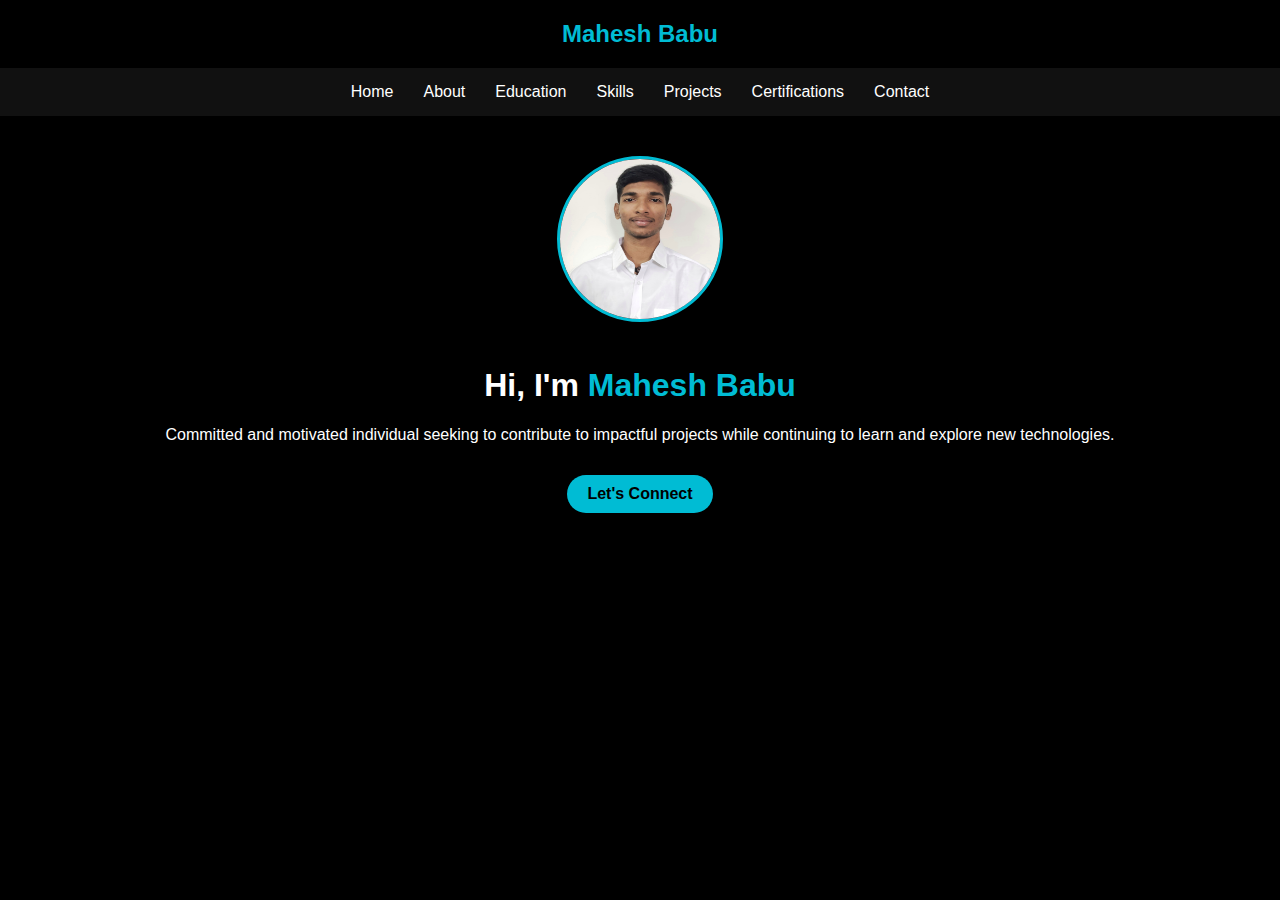
<file: index.html>
<!DOCTYPE html>
<html lang="en">
<head>
  <meta charset="UTF-8">
  <meta name="viewport" content="width=device-width, initial-scale=1.0">
  <title>Mahesh Babu | Portfolio</title>
  <link rel="stylesheet" href="style.css">
</head>
<body>
  <nav>
    <h2 class="logo">Mahesh Babu</h2>
    <ul class="nav-links">
      <li><a href="index.html">Home</a></li>
      <li><a href="about.html">About</a></li>
      <li><a href="education.html">Education</a></li>
      <li><a href="skills.html">Skills</a></li>
      <li><a href="projects.html">Projects</a></li>
      <li><a href="certifications.html">Certifications</a></li>
      <li><a href="contact.html">Contact</a></li>
    </ul>
  </nav>

  <section class="home-section">
    <img src="assets/profile.jpg" alt="Profile Picture" class="profile-img">
    <h1>Hi, I'm <span>Mahesh Babu</span></h1>
    <p>Committed and motivated individual seeking to contribute to impactful projects while continuing to learn and explore new technologies.</p>
    <a href="contact.html" class="btn">Let's Connect</a>
  </section>
</body>
</html>
</file>
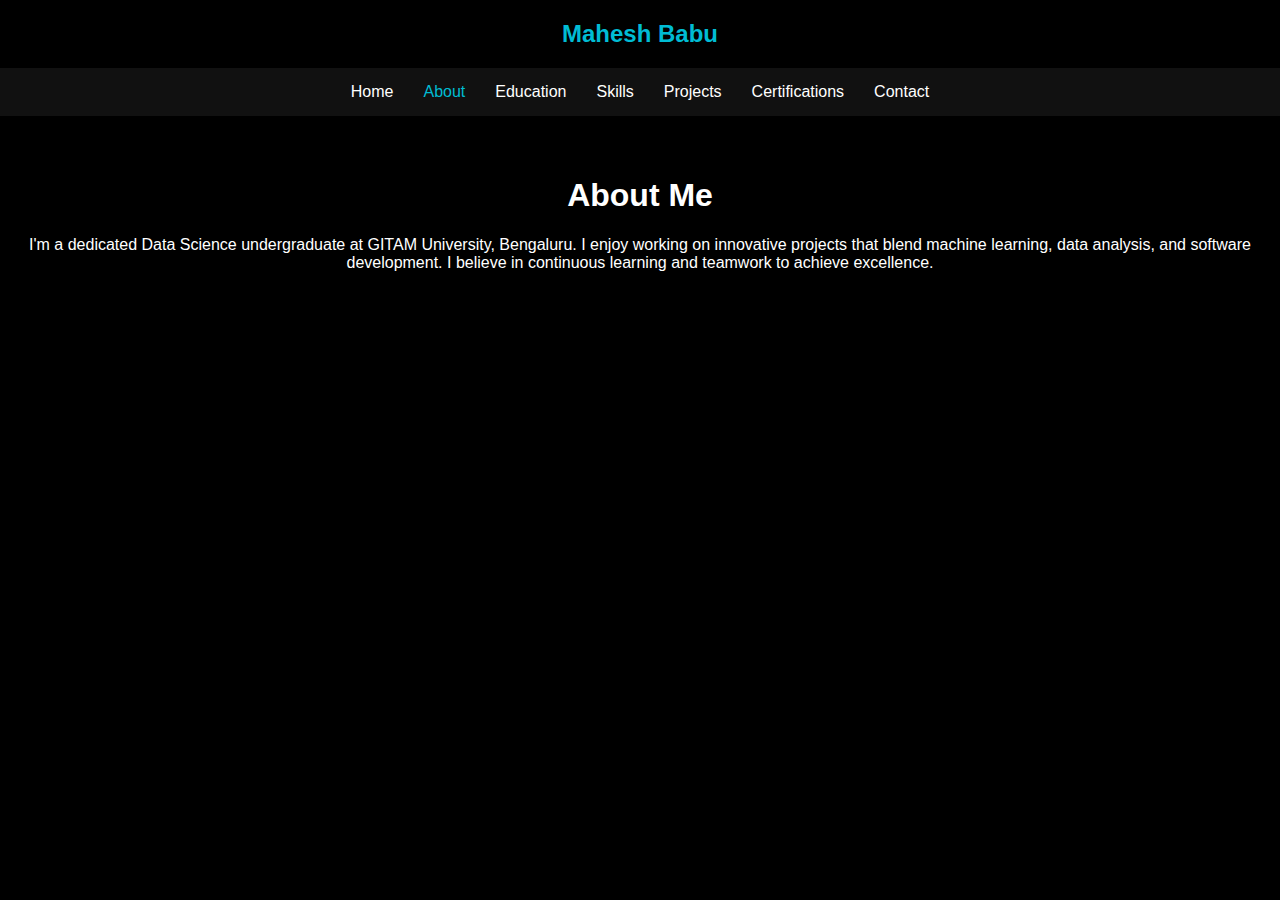
<file: about.html>
<!DOCTYPE html>
<html lang="en">
<head>
  <meta charset="UTF-8">
  <meta name="viewport" content="width=device-width, initial-scale=1.0">
  <title>About | Mahesh Babu</title>
  <link rel="stylesheet" href="style.css">
</head>
<body>
  <nav>
    <h2 class="logo">Mahesh Babu</h2>
    <ul class="nav-links">
      <li><a href="index.html">Home</a></li>
      <li><a href="about.html" class="active">About</a></li>
      <li><a href="education.html">Education</a></li>
      <li><a href="skills.html">Skills</a></li>
      <li><a href="projects.html">Projects</a></li>
      <li><a href="certifications.html">Certifications</a></li>
      <li><a href="contact.html">Contact</a></li>
    </ul>
  </nav>

  <section class="content-section">
    <h1>About Me</h1>
    <p>I'm a dedicated Data Science undergraduate at GITAM University, Bengaluru. I enjoy working on innovative projects that blend machine learning, data analysis, and software development. I believe in continuous learning and teamwork to achieve excellence.</p>
  </section>
</body>
</html>
</file>
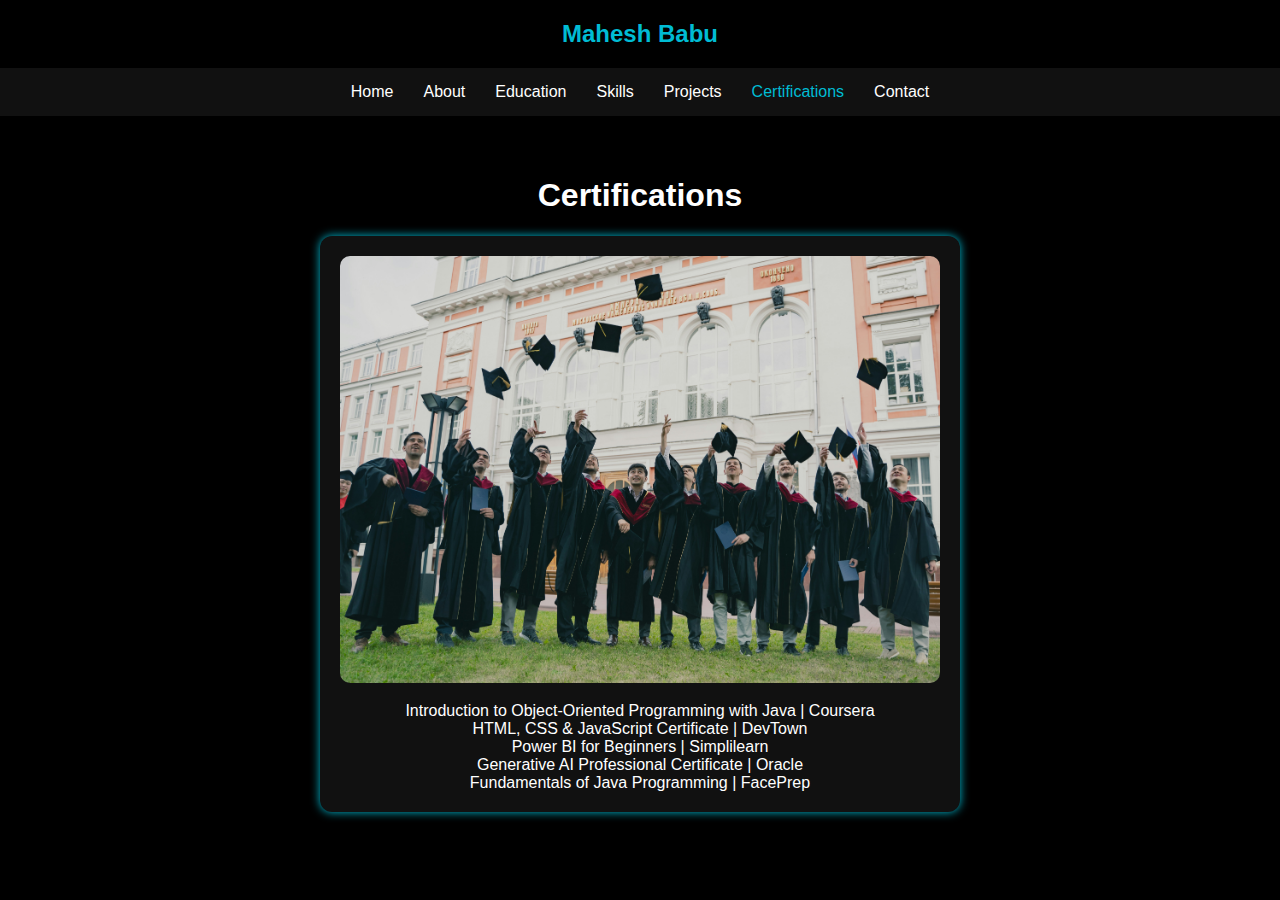
<file: certificates.html>
<!DOCTYPE html>
<html lang="en">
<head>
  <meta charset="UTF-8">
  <meta name="viewport" content="width=device-width, initial-scale=1.0">
  <title>Certifications | Mahesh Babu</title>
  <link rel="stylesheet" href="style.css">
</head>
<body>
  <nav>
    <h2 class="logo">Mahesh Babu</h2>
    <ul class="nav-links">
      <li><a href="index.html">Home</a></li>
      <li><a href="about.html">About</a></li>
      <li><a href="education.html">Education</a></li>
      <li><a href="skills.html">Skills</a></li>
      <li><a href="projects.html">Projects</a></li>
      <li><a href="certifications.html" class="active">Certifications</a></li>
      <li><a href="contact.html">Contact</a></li>
    </ul>
  </nav>

  <section class="cards-section">
    <h1>Certifications</h1>

    <div class="card">
      <img src="assets/certs-bg.jpg" alt="Certificate">
      <ul>
        <li>Introduction to Object-Oriented Programming with Java | Coursera</li>
        <li>HTML, CSS & JavaScript Certificate | DevTown</li>
        <li>Power BI for Beginners | Simplilearn</li>
        <li>Generative AI Professional Certificate | Oracle</li>
        <li>Fundamentals of Java Programming | FacePrep</li>
      </ul>
    </div>
  </section>
</body>
</html>
</file>
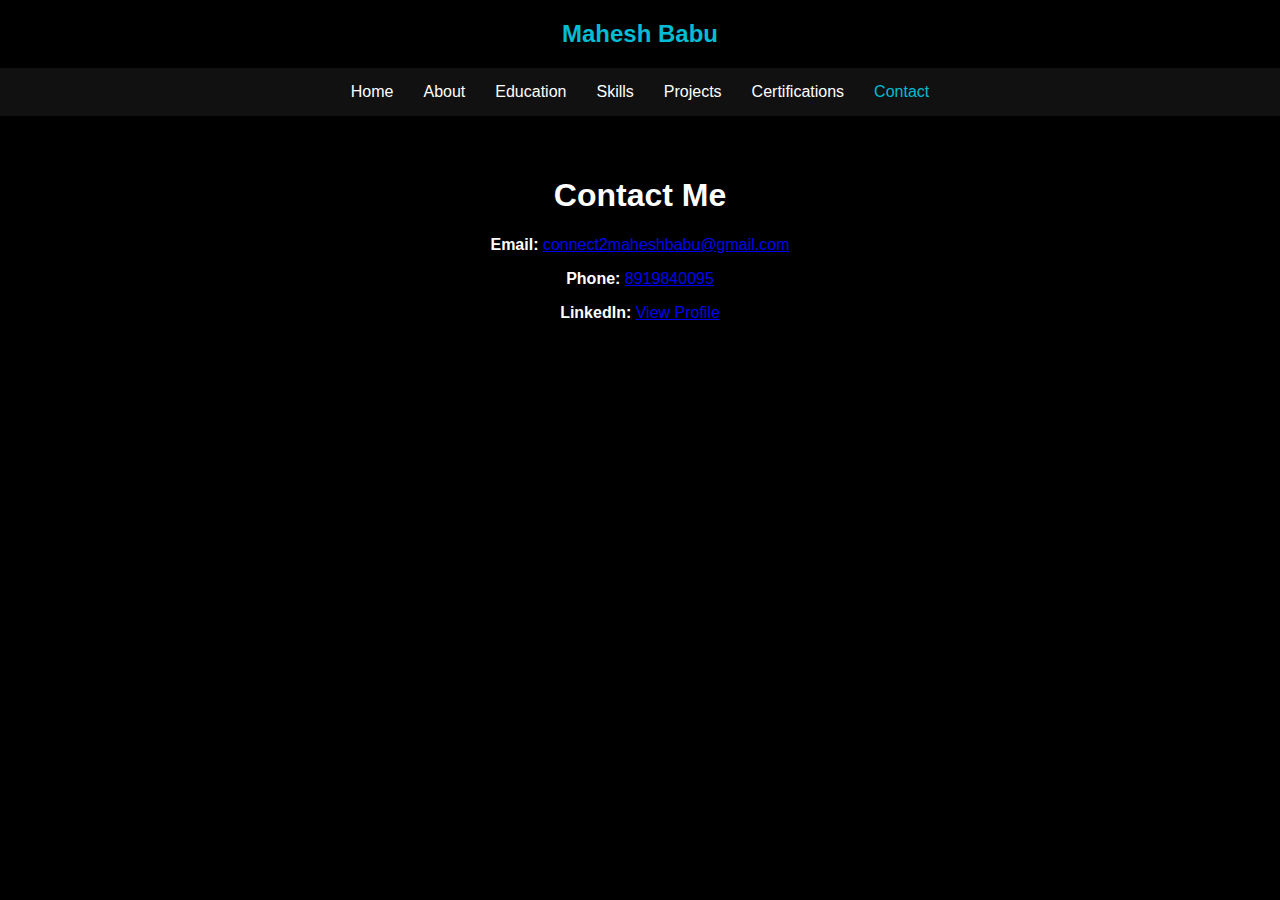
<file: contact.html>
<!DOCTYPE html>
<html lang="en">
<head>
  <meta charset="UTF-8">
  <meta name="viewport" content="width=device-width, initial-scale=1.0">
  <title>Contact | Mahesh Babu</title>
  <link rel="stylesheet" href="style.css">
</head>
<body>
  <nav>
    <h2 class="logo">Mahesh Babu</h2>
    <ul class="nav-links">
      <li><a href="index.html">Home</a></li>
      <li><a href="about.html">About</a></li>
      <li><a href="education.html">Education</a></li>
      <li><a href="skills.html">Skills</a></li>
      <li><a href="projects.html">Projects</a></li>
      <li><a href="certifications.html">Certifications</a></li>
      <li><a href="contact.html" class="active">Contact</a></li>
    </ul>
  </nav>

  <section class="contact-section">
    <h1>Contact Me</h1>
    <p><strong>Email:</strong> <a href="mailto:connect2maheshbabu@gmail.com">connect2maheshbabu@gmail.com</a></p>
    <p><strong>Phone:</strong> <a href="tel:8919840095">8919840095</a></p>
    <p><strong>LinkedIn:</strong> <a href="https://www.linkedin.com/in/mahesh-babu-venganapalli-3b1663295" target="_blank">View Profile</a></p>
  </section>
</body>
</html>
</file>
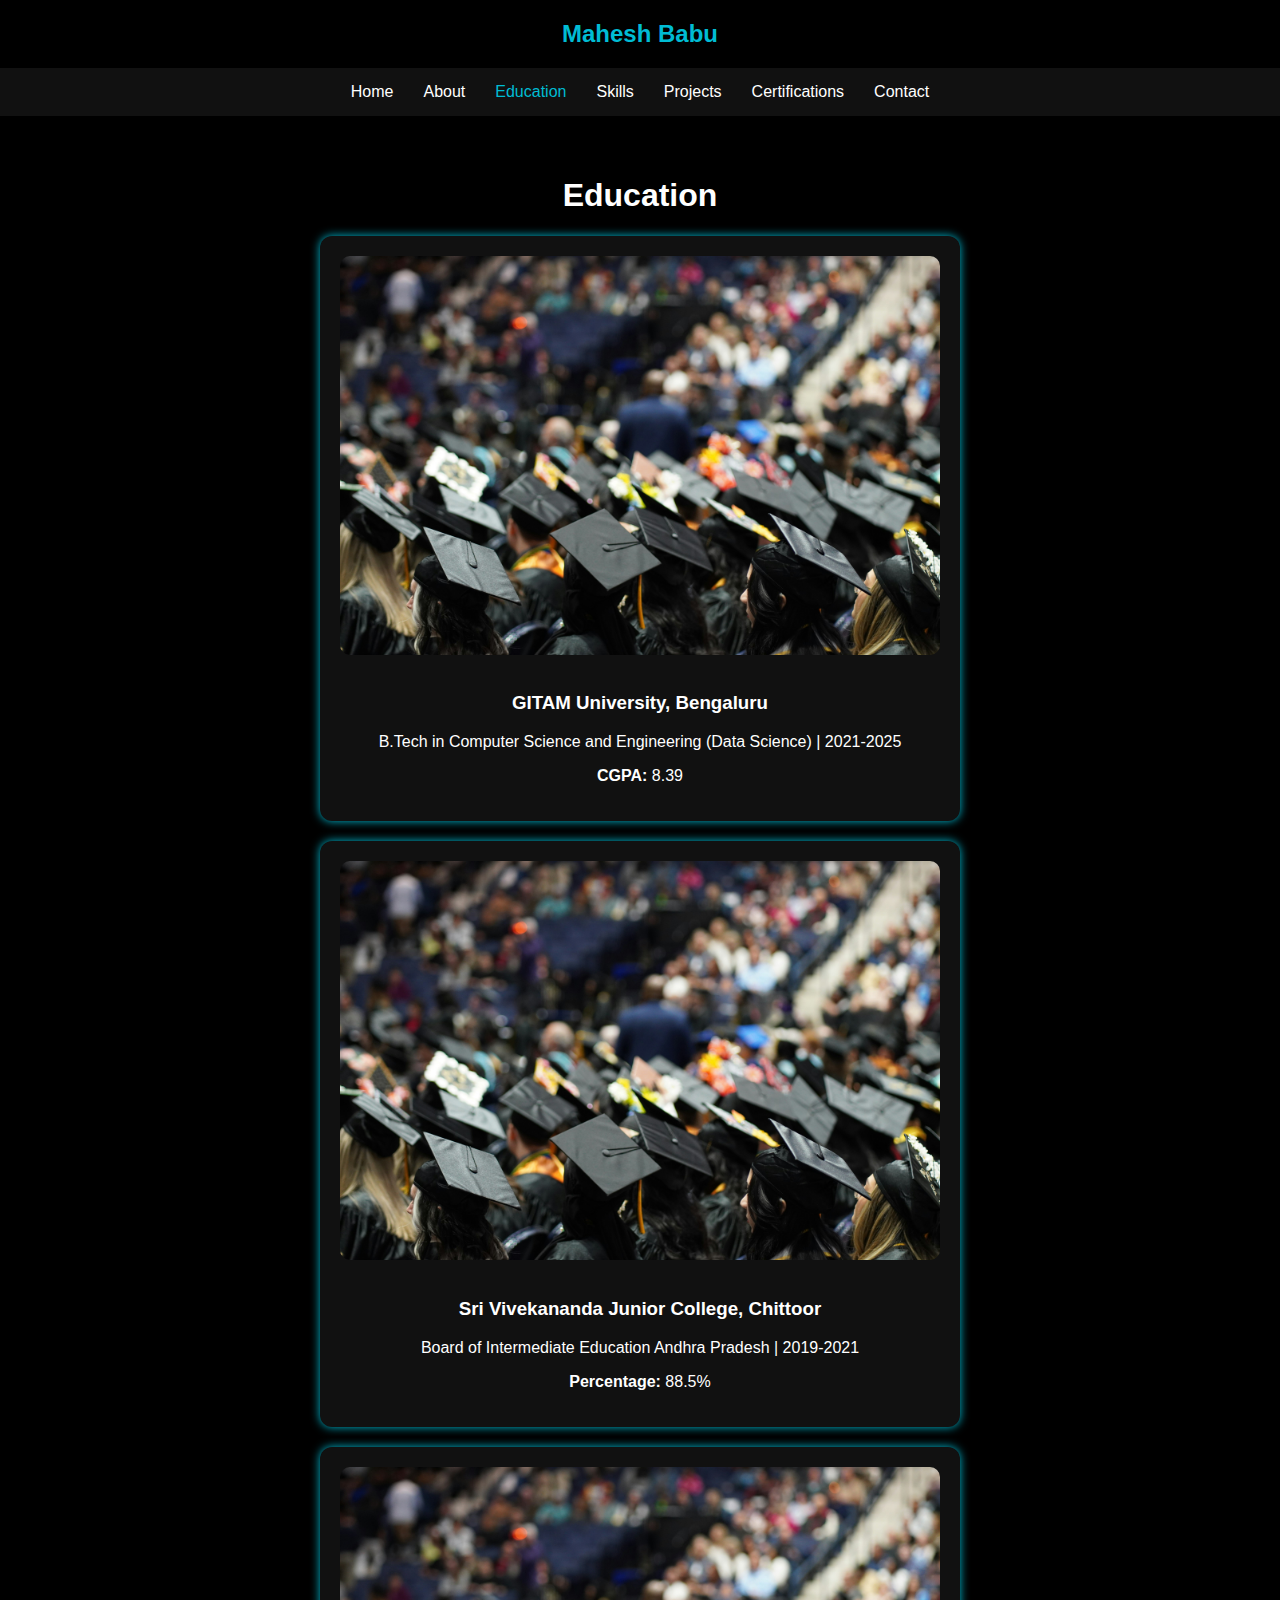
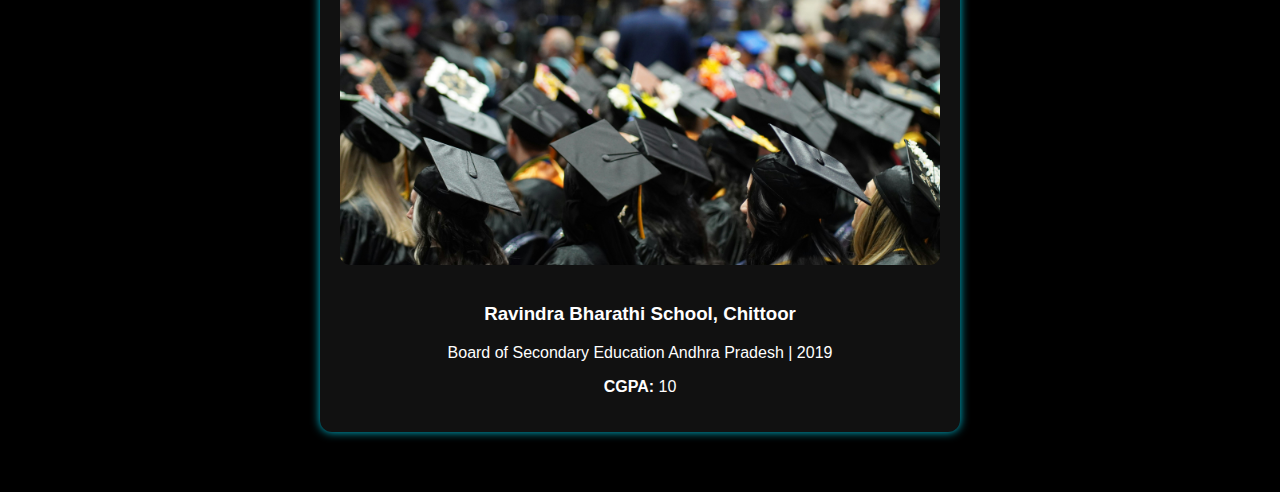
<file: education.html>
<!DOCTYPE html>
<html lang="en">
<head>
  <meta charset="UTF-8">
  <meta name="viewport" content="width=device-width, initial-scale=1.0">
  <title>Education | Mahesh Babu</title>
  <link rel="stylesheet" href="style.css">
</head>
<body>
  <nav>
    <h2 class="logo">Mahesh Babu</h2>
    <ul class="nav-links">
      <li><a href="index.html">Home</a></li>
      <li><a href="about.html">About</a></li>
      <li><a href="education.html" class="active">Education</a></li>
      <li><a href="skills.html">Skills</a></li>
      <li><a href="projects.html">Projects</a></li>
      <li><a href="certifications.html">Certifications</a></li>
      <li><a href="contact.html">Contact</a></li>
    </ul>
  </nav>

  <section class="cards-section">
    <h1>Education</h1>

    <div class="card">
      <img src="assets/education.jpg" alt="Education">
      <h3>GITAM University, Bengaluru</h3>
      <p>B.Tech in Computer Science and Engineering (Data Science) | 2021-2025</p>
      <p><strong>CGPA:</strong> 8.39</p>
    </div>

    <div class="card">
      <img src="assets/education.jpg" alt="Intermediate">
      <h3>Sri Vivekananda Junior College, Chittoor</h3>
      <p>Board of Intermediate Education Andhra Pradesh | 2019-2021</p>
      <p><strong>Percentage:</strong> 88.5%</p>
    </div>

    <div class="card">
      <img src="assets/education.jpg" alt="School">
      <h3>Ravindra Bharathi School, Chittoor</h3>
      <p>Board of Secondary Education Andhra Pradesh | 2019</p>
      <p><strong>CGPA:</strong> 10</p>
    </div>
  </section>
</body>
</html>
</file>
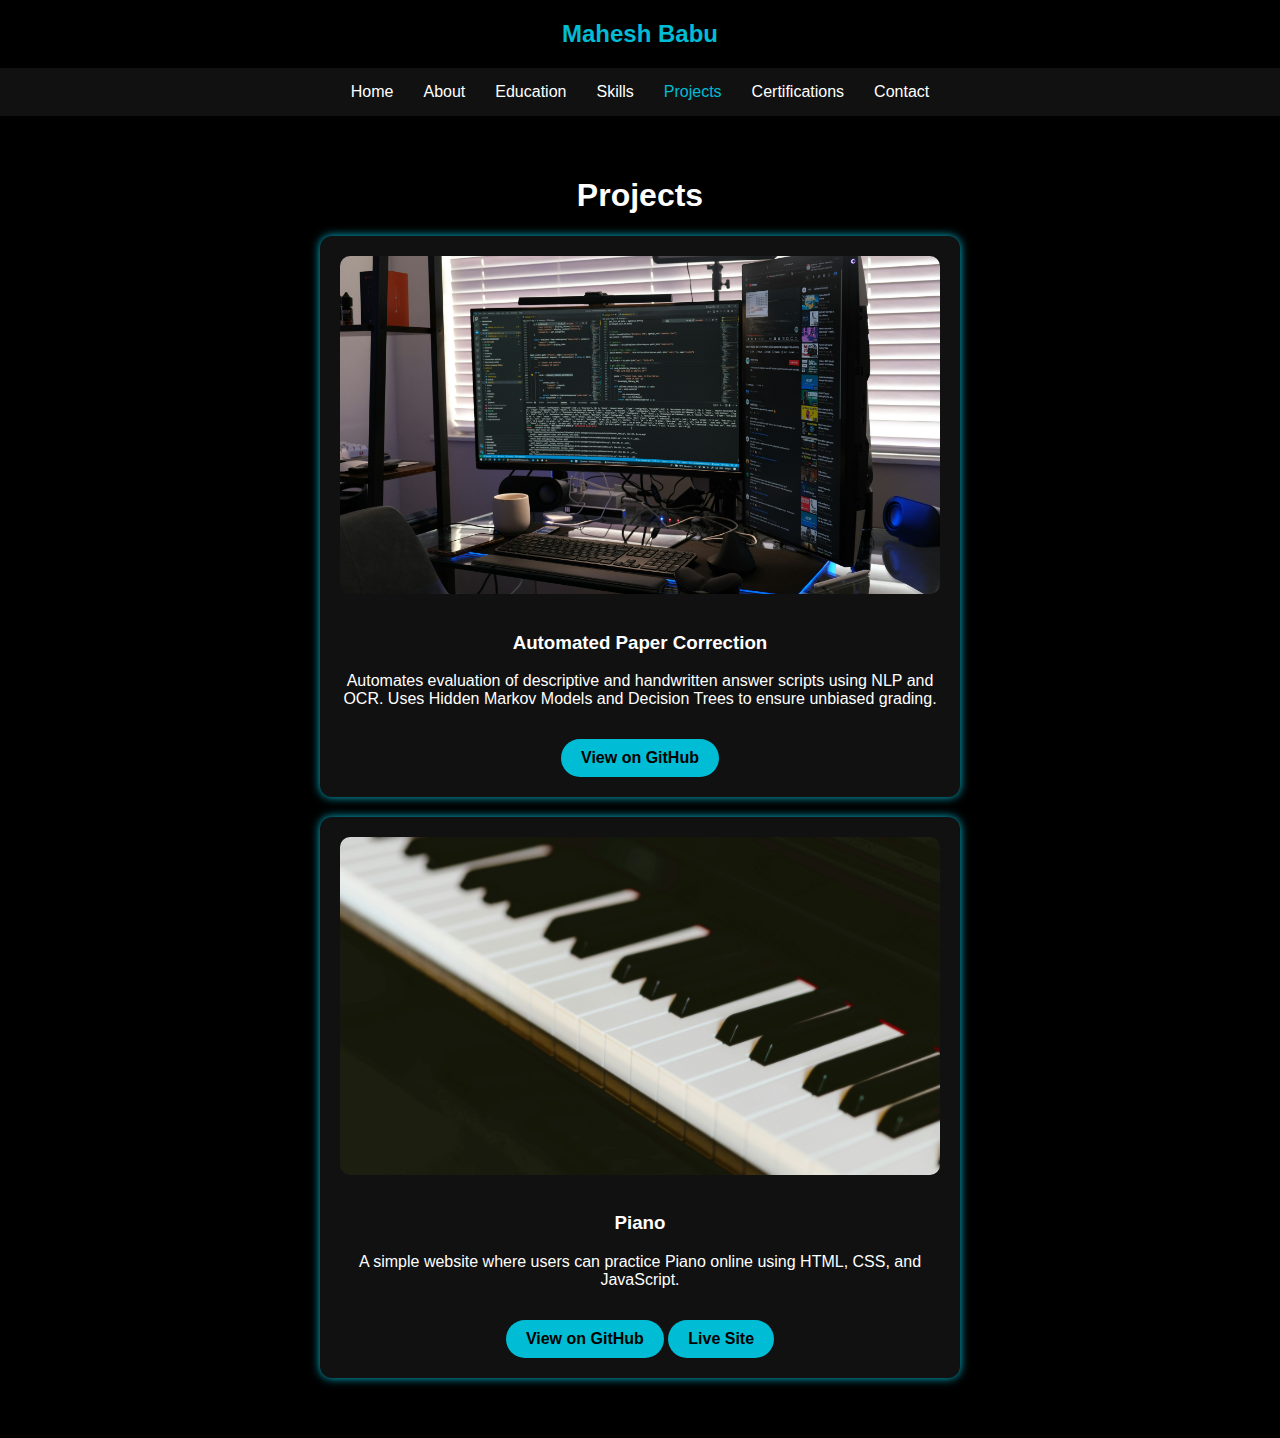
<file: projects.html>
<!DOCTYPE html>
<html lang="en">
<head>
  <meta charset="UTF-8">
  <meta name="viewport" content="width=device-width, initial-scale=1.0">
  <title>Projects | Mahesh Babu</title>
  <link rel="stylesheet" href="style.css">
</head>
<body>
  <nav>
    <h2 class="logo">Mahesh Babu</h2>
    <ul class="nav-links">
      <li><a href="index.html">Home</a></li>
      <li><a href="about.html">About</a></li>
      <li><a href="education.html">Education</a></li>
      <li><a href="skills.html">Skills</a></li>
      <li><a href="projects.html" class="active">Projects</a></li>
      <li><a href="certifications.html">Certifications</a></li>
      <li><a href="contact.html">Contact</a></li>
    </ul>
  </nav>

  <section class="cards-section">
    <h1>Projects</h1>

    <div class="card">
      <img src="assets/project-autoeval.jpg" alt="Automated Paper Correction">
      <h3>Automated Paper Correction</h3>
      <p>Automates evaluation of descriptive and handwritten answer scripts using NLP and OCR. Uses Hidden Markov Models and Decision Trees to ensure unbiased grading.</p>
      <a href="https://github.com/maheshbabu1807/AutomationEvaluation" target="_blank" class="btn">View on GitHub</a>
    </div>

    <div class="card">
      <img src="assets/project-piano.jpg" alt="Piano Project">
      <h3>Piano</h3>
      <p>A simple website where users can practice Piano online using HTML, CSS, and JavaScript.</p>
      <a href="https://github.com/maheshbabu1807/Piano_Project" target="_blank" class="btn">View on GitHub</a>
      <a href="https://maheshbabu1807.github.io/Piano_Project/" target="_blank" class="btn">Live Site</a>
    </div>
  </section>
</body>
</html>
</file>
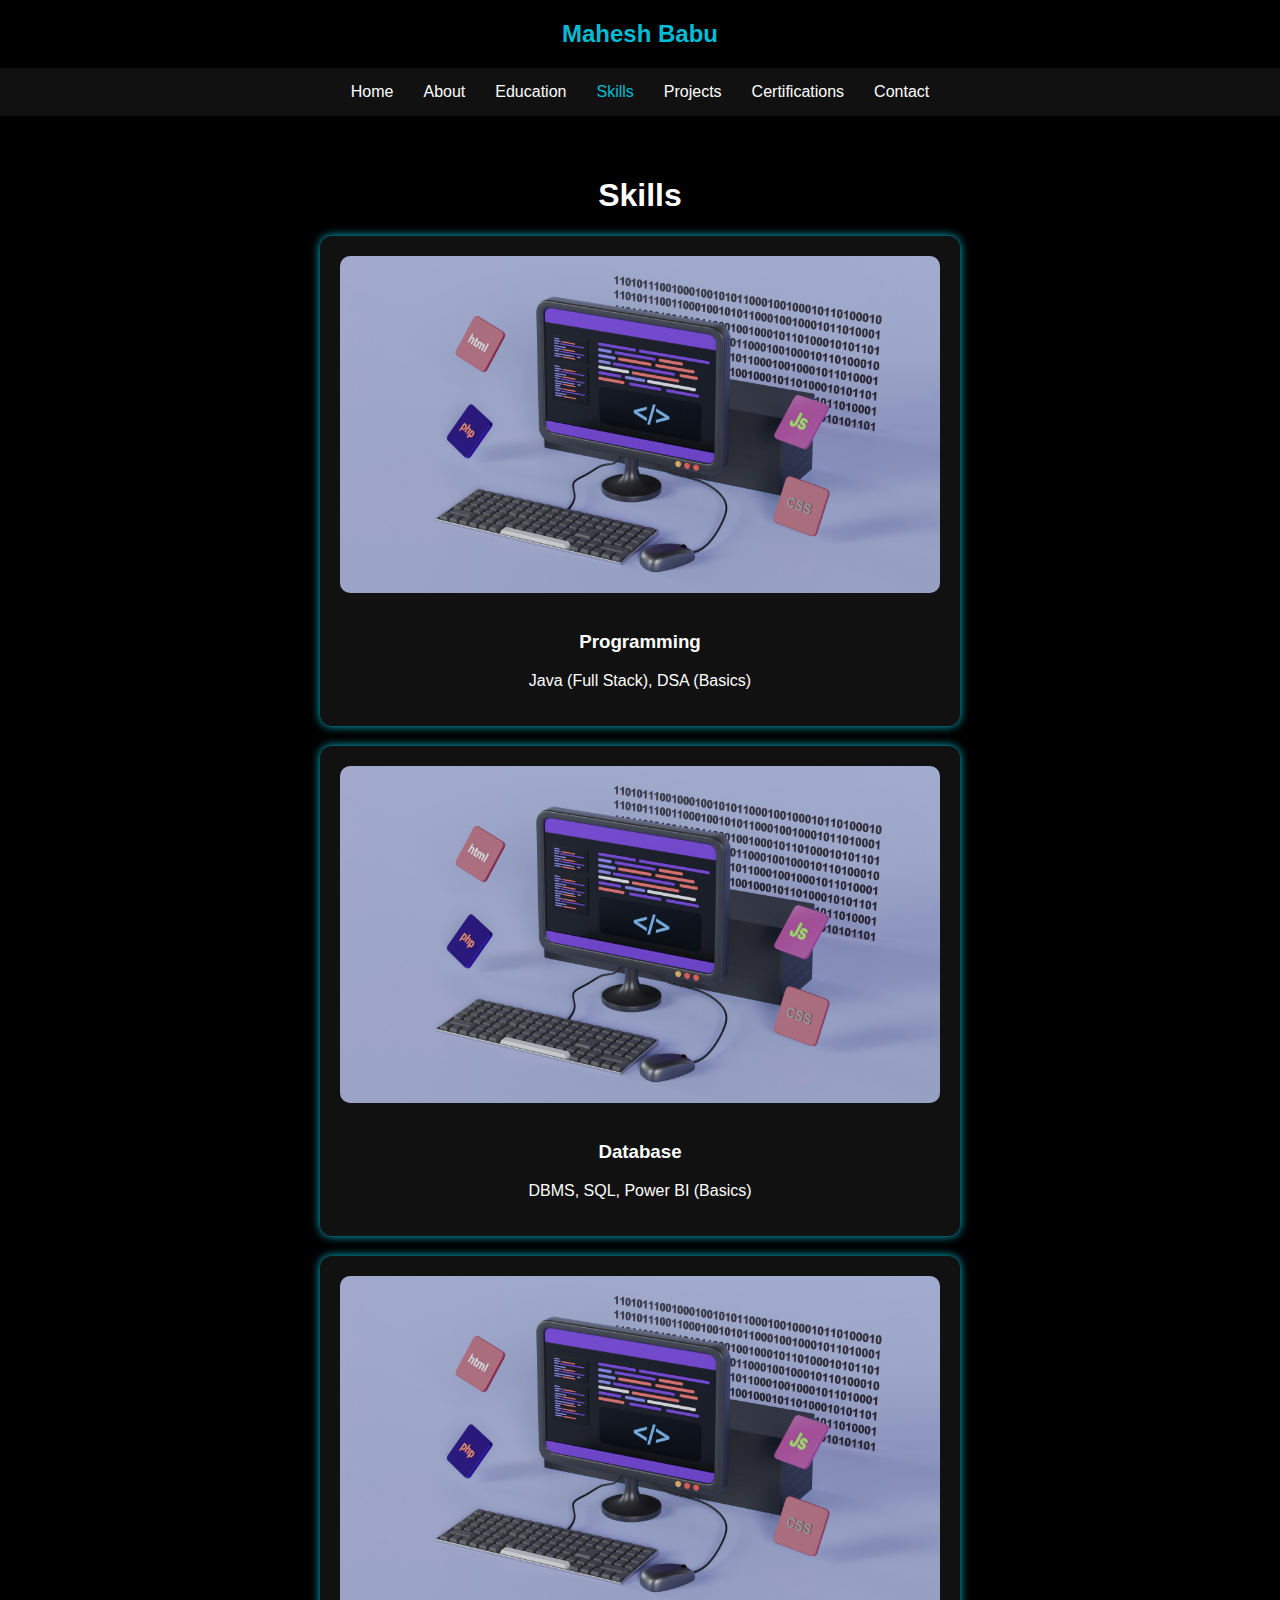
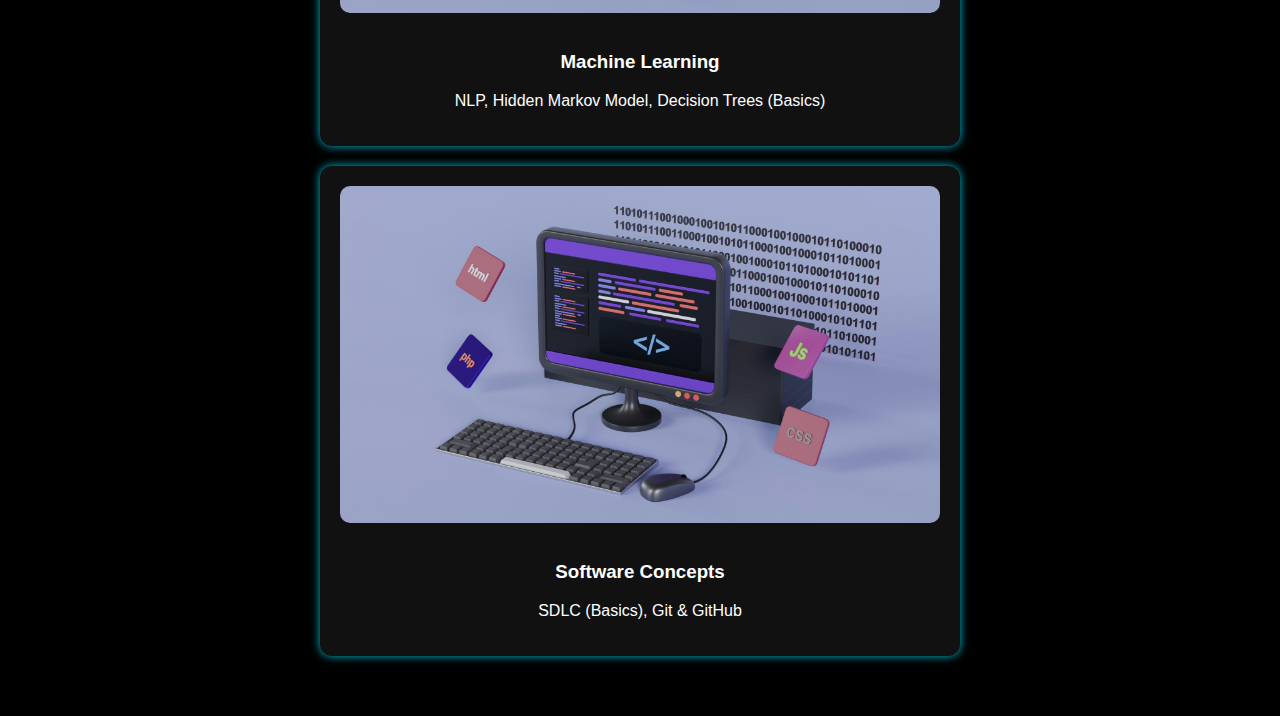
<file: skills.html>
<!DOCTYPE html>
<html lang="en">
<head>
  <meta charset="UTF-8">
  <meta name="viewport" content="width=device-width, initial-scale=1.0">
  <title>Skills | Mahesh Babu</title>
  <link rel="stylesheet" href="style.css">
</head>
<body>
  <nav>
    <h2 class="logo">Mahesh Babu</h2>
    <ul class="nav-links">
      <li><a href="index.html">Home</a></li>
      <li><a href="about.html">About</a></li>
      <li><a href="education.html">Education</a></li>
      <li><a href="skills.html" class="active">Skills</a></li>
      <li><a href="projects.html">Projects</a></li>
      <li><a href="certifications.html">Certifications</a></li>
      <li><a href="contact.html">Contact</a></li>
    </ul>
  </nav>

  <section class="cards-section">
    <h1>Skills</h1>

    <div class="card">
      <img src="assets/skills-bg.jpg" alt="Programming">
      <h3>Programming</h3>
      <p>Java (Full Stack), DSA (Basics)</p>
    </div>

    <div class="card">
      <img src="assets/skills-bg.jpg" alt="Database">
      <h3>Database</h3>
      <p>DBMS, SQL, Power BI (Basics)</p>
    </div>

    <div class="card">
      <img src="assets/skills-bg.jpg" alt="ML">
      <h3>Machine Learning</h3>
      <p>NLP, Hidden Markov Model, Decision Trees (Basics)</p>
    </div>

    <div class="card">
      <img src="assets/skills-bg.jpg" alt="Software">
      <h3>Software Concepts</h3>
      <p>SDLC (Basics), Git & GitHub</p>
    </div>
  </section>
</body>
</html>
</file>
<file: style.css>
/* ===== Global Styles ===== */
body {
  margin: 0;
  font-family: 'Poppins', sans-serif;
  background-color: #000;
  color: #fff;
  text-align: center;
}

nav ul {
  list-style: none;
  background: #111;
  padding: 15px;
  display: flex;
  justify-content: center;
  flex-wrap: wrap;
  margin: 0;
}

nav ul li {
  margin: 0 15px;
}

nav ul li a {
  color: #fff;
  text-decoration: none;
  font-weight: 500;
  transition: 0.3s;
}

nav ul li a:hover,
.active {
  color: #00bcd4;
}

/* ===== Section Styles ===== */
section {
  padding: 40px 20px;
}

h1 span {
  color: #00bcd4;
}

h2 {
  color: #00bcd4;
  margin-bottom: 20px;
}

/* ===== Home Section ===== */
.home {
  display: flex;
  flex-direction: column;
  align-items: center;
  justify-content: center;
  min-height: 80vh;
}

.profile-img {
  width: 160px;
  height: 160px;
  border-radius: 50%;
  border: 3px solid #00bcd4;
  margin-bottom: 20px;
}

.btn, .github-link {
  display: inline-block;
  background: #00bcd4;
  color: #000;
  padding: 10px 20px;
  border-radius: 20px;
  margin-top: 15px;
  text-decoration: none;
  font-weight: 600;
  transition: 0.3s ease;
}

.btn:hover, .github-link:hover {
  background: #fff;
  color: #000;
}

/* ===== Card & Project Styles ===== */
.card, .project-card {
  background: #111;
  margin: 20px auto;
  padding: 20px;
  border-radius: 12px;
  max-width: 600px;
  box-shadow: 0 0 10px #00bcd4;
  text-align: center;
}

.card img, .project-card img {
  width: 100%;
  border-radius: 10px;
  margin-bottom: 15px;
}

/* ===== Certifications Fix ===== */
ul, li {
  list-style-type: none;   /* Removes bullet points */
  padding: 0;
  margin: 0;
}

/* ===== Contact Section ===== */
.contact a {
  color: #00bcd4;
  text-decoration: none;
}

.contact a:hover {
  text-decoration: underline;
}

/* ===== Responsive Design ===== */
@media (max-width: 768px) {
  nav ul {
    flex-direction: column;
  }

  .card, .project-card {
    width: 90%;
  }

  .profile-img {
    width: 130px;
    height: 130px;
  }
}
</file>
